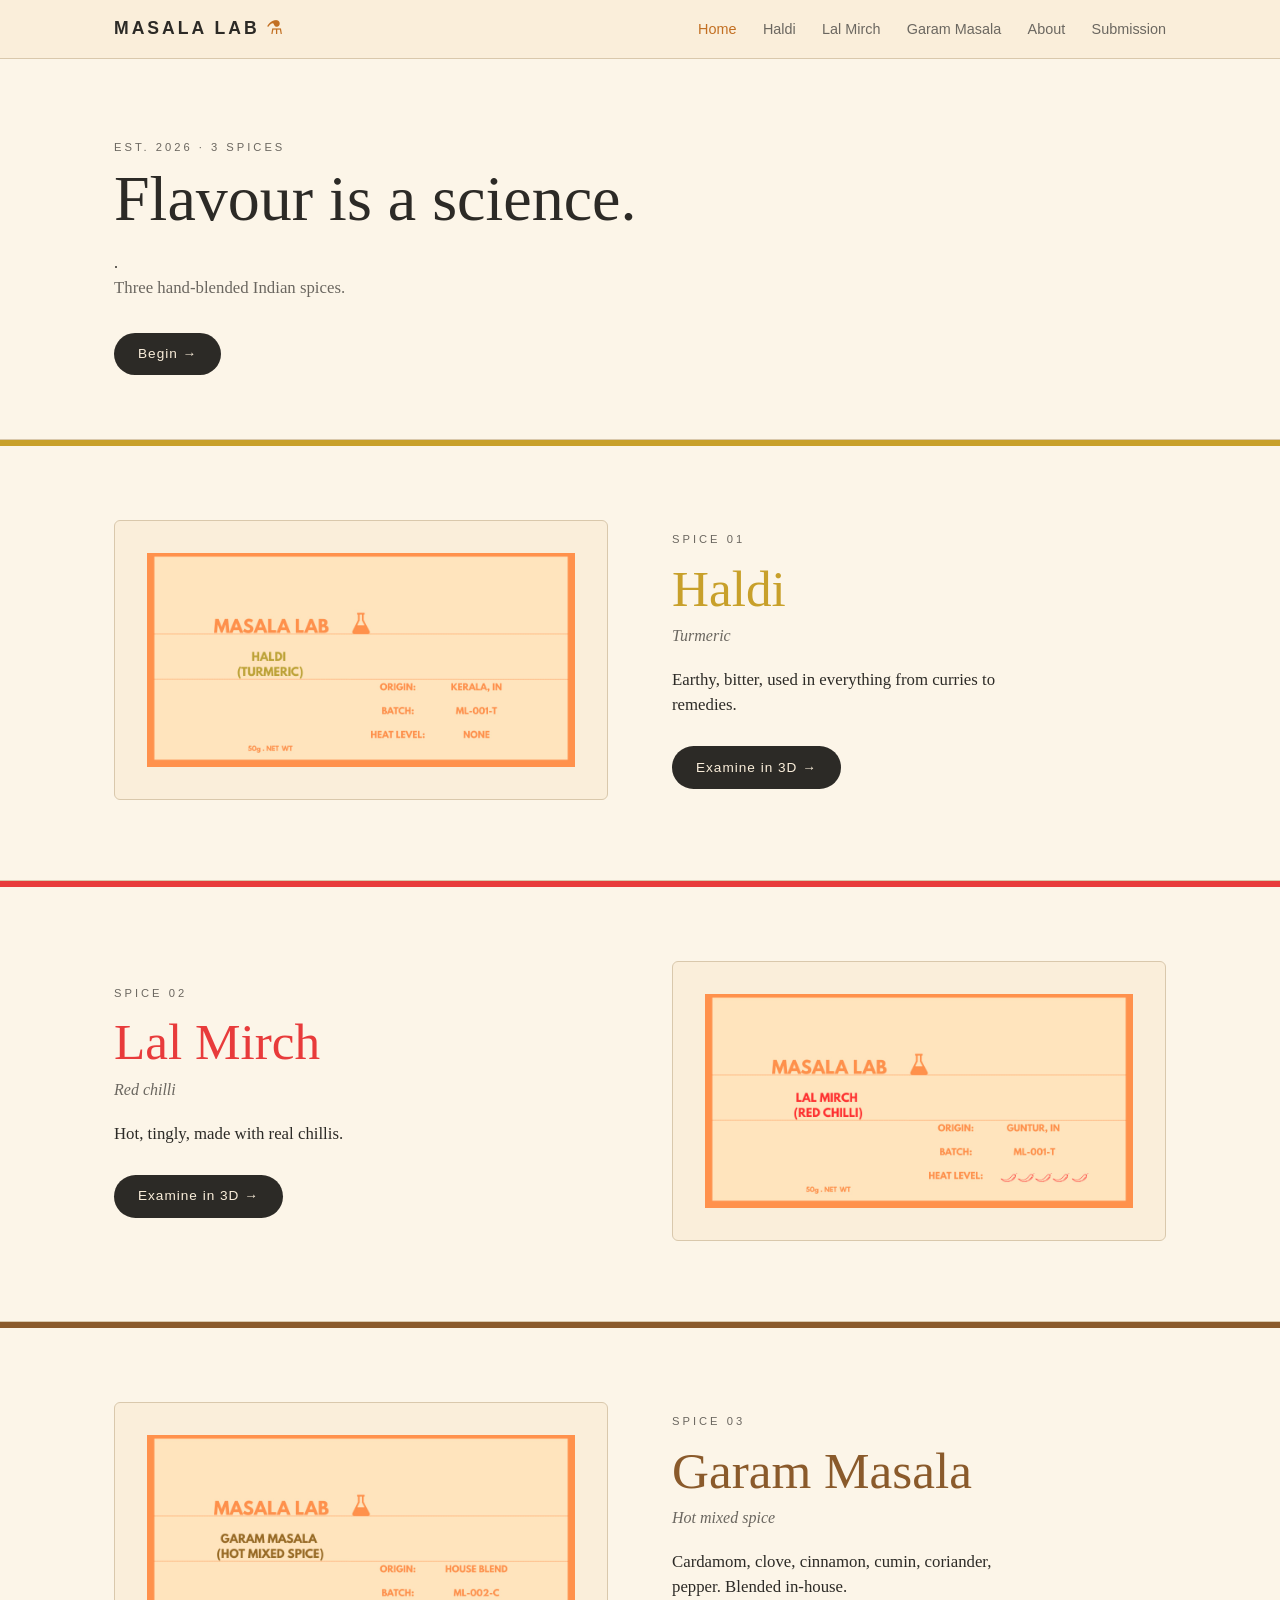
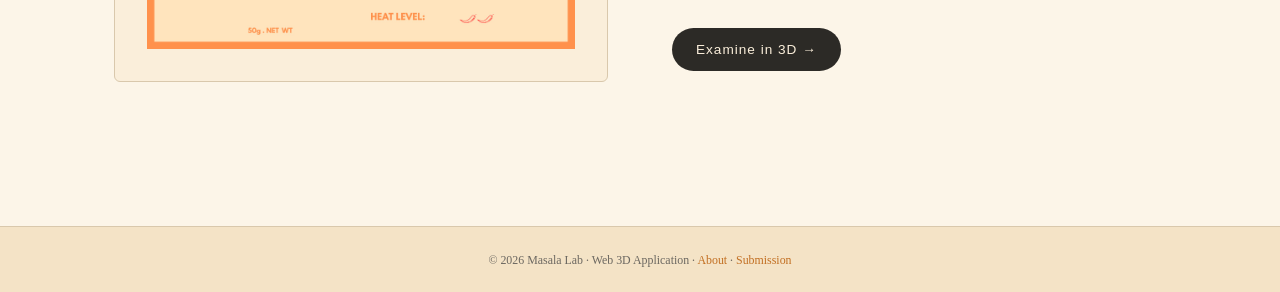
<file: index.html>
<!DOCTYPE html>
<html lang="en">
<head>
<meta charset="UTF-8">
<meta name="viewport" content="width=device-width, initial-scale=1.0">
<title>Masala Lab</title>
<link href="https://cdn.jsdelivr.net/npm/bootstrap@5.3.2/dist/css/bootstrap.min.css" rel="stylesheet">
<link rel="stylesheet" href="css/styles.css">
</head>
<body>

<header class="topbar">
  <div class="container topbar-inner">
    <a href="index.html" class="brand">
      <span class="brand-name">MASALA LAB</span>
      <span class="flask">⚗</span>
    </a>
    <nav class="nav-links">
      <a href="index.html" class="active">Home</a>
      <a href="haldi.html">Haldi</a>
      <a href="lalmirch.html">Lal Mirch</a>
      <a href="garam_masala.html">Garam Masala</a>
      <a href="about.html">About</a>
      <a href="submission.html">Submission</a>
    </nav>
  </div>
</header>


<section class="intro">
  <div class="container">
    <p class="kicker">Est. 2026 · 3 spices</p>
    <h1> Flavour is a science. </h1>.</h1>
    <p class="lede">
      Three hand-blended Indian spices.
    </p>
    <a href="#haldi" class="btn-pill">Begin →</a>
  </div>
</section>


<section id="haldi" class="jar-hero haldi-hero">
  <div class="stripe haldi-stripe"></div>
  <div class="container jar-hero-inner">
    <div class="jar-visual">
      <img src="textures/HALDI_FINAL.png" alt="Haldi label" class="label-image">
    </div>
    <div class="jar-text">
      <p class="kicker">Spice 01</p>
      <h2>Haldi</h2>
      <p class="latin">Turmeric</p>
      <p class="blurb">
         Earthy, bitter, used in
        everything from curries to remedies.
      </p>
      <a href="haldi.html" class="btn-pill">Examine in 3D →</a>
    </div>
  </div>
</section>


<section id="lalmirch" class="jar-hero lalmirch-hero">
  <div class="stripe lalmirch-stripe"></div>
  <div class="container jar-hero-inner reverse">
    <div class="jar-visual">
      <img src="textures/lal_mirch_final.png" alt="Lal Mirch label" class="label-image">
    </div>
    <div class="jar-text">
      <p class="kicker">Spice 02</p>
      <h2>Lal Mirch</h2>
      <p class="latin"> Red chilli</p>
      <p class="blurb">
        Hot, tingly, made with real chillis.
      
      </p>
      <a href="lalmirch.html" class="btn-pill">Examine in 3D →</a>
    </div>
  </div>
</section>


<section id="garam" class="jar-hero garam-hero">
  <div class="stripe garam-stripe"></div>
  <div class="container jar-hero-inner">
    <div class="jar-visual">
      <img src="textures/garam_masala_final.png" alt="Garam Masala label" class="label-image">
    </div>
    <div class="jar-text">
      <p class="kicker">Spice 03</p>
      <h2>Garam Masala</h2>
      <p class="latin"> Hot mixed spice</p>
      <p class="blurb">
        Cardamom, clove, cinnamon, cumin, coriander, pepper. Blended in-house.
      </p>
      <a href="garam_masala.html" class="btn-pill">Examine in 3D →</a>
    </div>
  </div>
</section>


<footer class="bottom">
  <div class="container">
    <small>© 2026 Masala Lab · Web 3D Application · <a href="about.html">About</a> · <a href="submission.html">Submission</a></small>
  </div>
</footer>

</body>
</html>
</file>
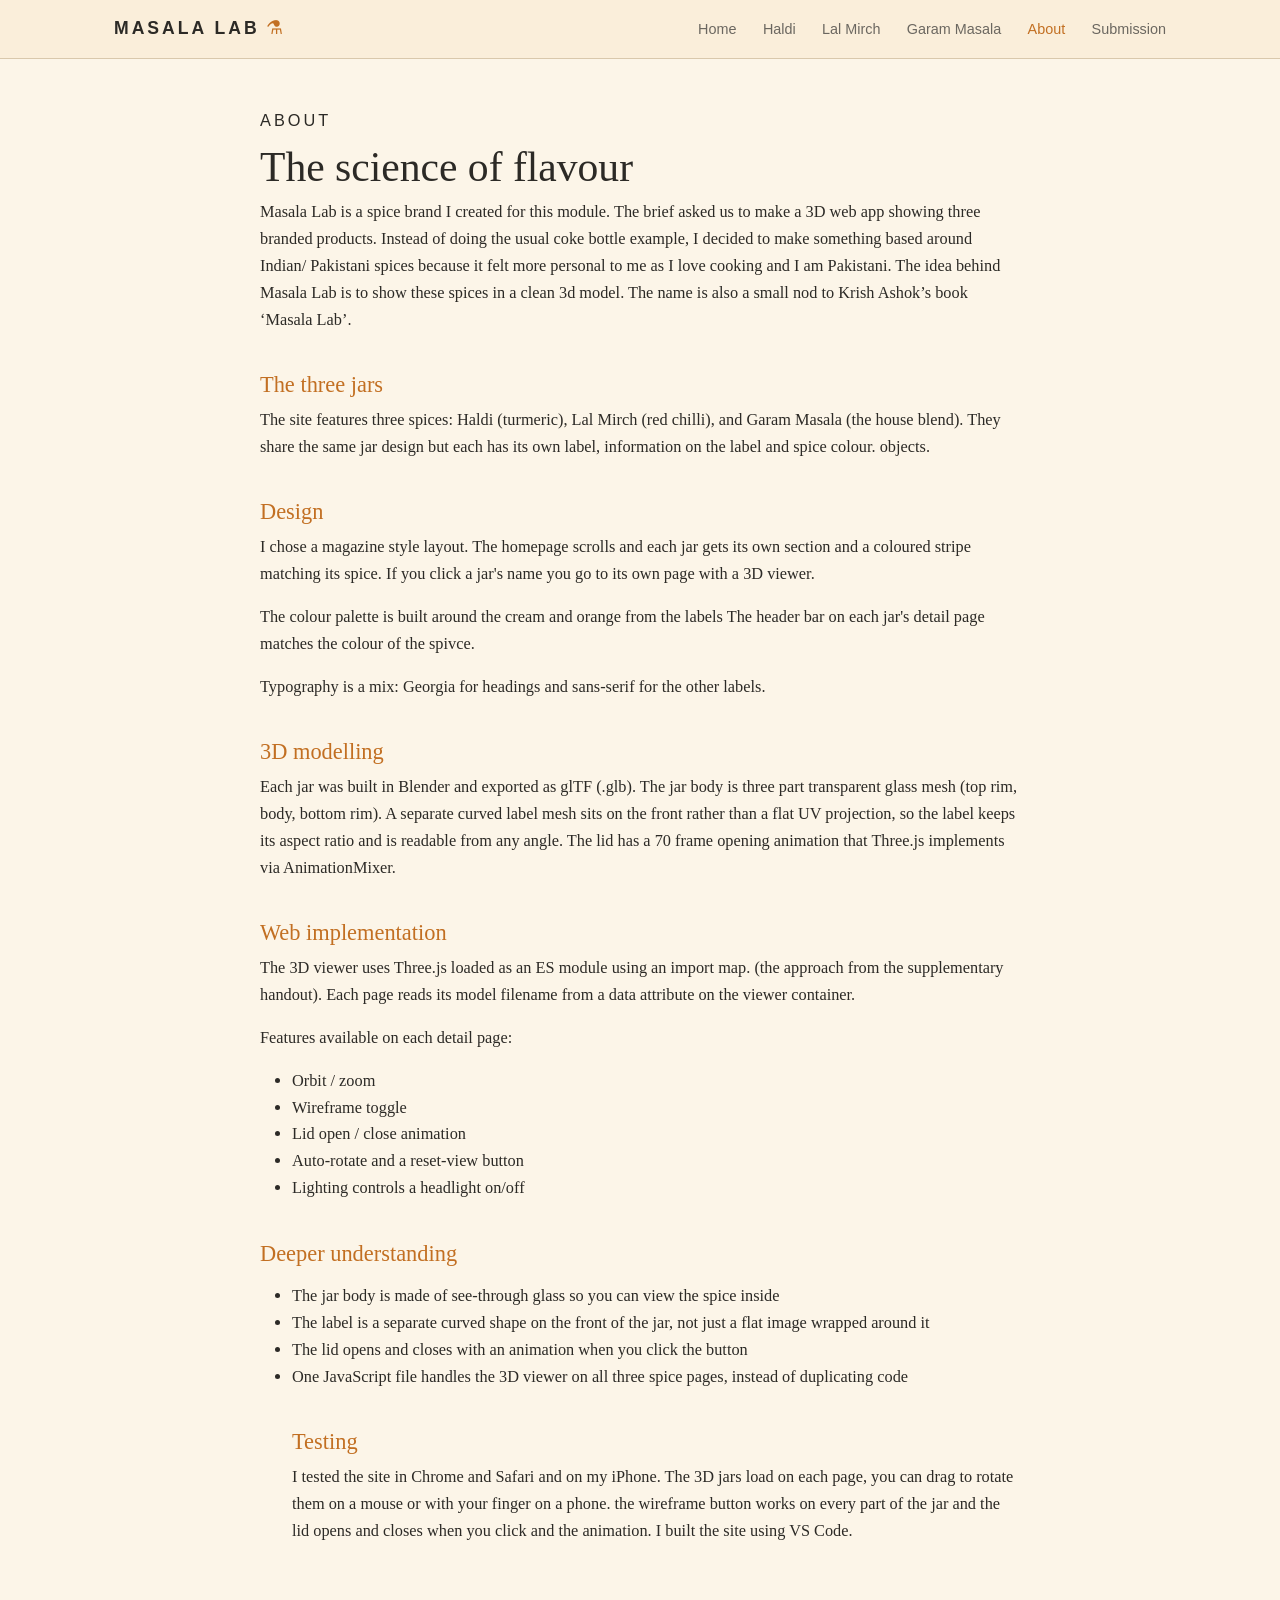
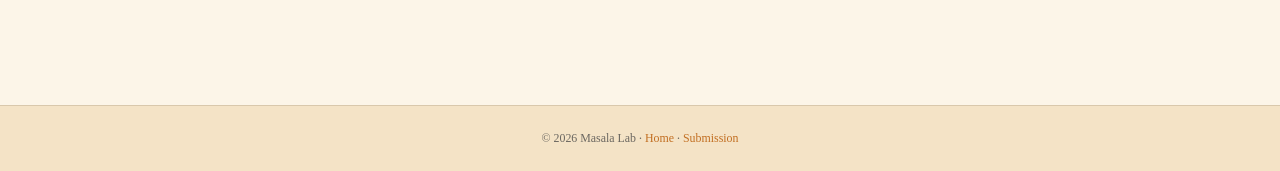
<file: about.html>
<!DOCTYPE html>
<html lang="en">
<head>
<meta charset="UTF-8">
<meta name="viewport" content="width=device-width, initial-scale=1.0">
<title>About · Masala Lab</title>
<link href="https://cdn.jsdelivr.net/npm/bootstrap@5.3.2/dist/css/bootstrap.min.css" rel="stylesheet">
<link rel="stylesheet" href="css/styles.css">
</head>
<body>

<header class="topbar">
  <div class="container topbar-inner">
    <a href="index.html" class="brand">
      <span class="brand-name">MASALA LAB</span>
      <span class="flask">⚗</span>
    </a>
    <nav class="nav-links">
      <a href="index.html">Home</a>
      <a href="haldi.html">Haldi</a>
      <a href="lalmirch.html">Lal Mirch</a>
      <a href="garam_masala.html">Garam Masala</a>
      <a href="about.html" class="active">About</a>
      <a href="submission.html">Submission</a>
    </nav>
  </div>
</header>

<main class="container">
  <div class="page-content">

    <p class="kicker">About</p>
    <h1>The science of flavour</h1>

    <p>
      Masala Lab is a spice brand I created for this module. The brief asked us to make a 3D web app showing three branded products. Instead of doing the usual coke bottle example, I decided to make something based around Indian/ Pakistani spices because it felt more personal to me as I love cooking and I am Pakistani. The idea behind Masala Lab is to show these spices in a clean 3d model. The name is also a small nod to Krish Ashok’s book ‘Masala Lab’.
    </p>

    <h2>The three jars</h2>
    <p>
      The site features three spices: Haldi (turmeric), Lal Mirch (red
      chilli), and Garam Masala (the house blend). They share the same jar
      design but each has its own label, information on the label and spice colour.
      objects.
    </p>

    <h2>Design</h2>
    <p>
      I chose a magazine style layout. The homepage scrolls and each jar gets its own
      section and a coloured stripe matching its spice. If you click
      a jar's name you go to its own page with a 3D viewer.
    </p>
    <p>
      The colour palette is built around the cream and orange from the labels
      The header bar on each jar's detail page matches the colour of the spivce.
    </p>
    <p>
      Typography is a mix: Georgia for headings and sans-serif for the other labels.
    </p>

    <h2>3D modelling</h2>
    <p>
      Each jar was built in Blender and exported as glTF (.glb). The jar body
      is three part transparent glass mesh (top rim, body, bottom rim). A separate curved label mesh sits on
      the front rather than a flat UV projection, so the label keeps its
      aspect ratio and is readable from any angle. The lid has a 70 frame opening animation that Three.js implements
      via AnimationMixer.
    </p>
  

    <h2>Web implementation</h2>
    <p>
      The 3D viewer uses Three.js loaded as an ES module using an import map.
      (the approach from the supplementary handout). Each  page reads
      its model filename from a data attribute on the viewer container.
    </p>
    <p>
      Features available on each detail page:
    </p>
    <ul>
      <li>Orbit / zoom</li>
      <li>Wireframe toggle </li>
      <li>Lid open / close animation</li>
      <li>Auto-rotate and a reset-view button</li>
      <li>Lighting controls a headlight on/off</li>
    </ul>

    <h2>Deeper understanding</h2>
    <p>
    
    </p>
    <ul>
      <li>The jar body is made of see-through glass so you can view the spice inside</li>
      <li>The label is a separate curved shape on the front of the jar, not just a flat image wrapped around it</li>
      <li>The lid opens and closes with an animation when you click the button</li>
      <li>One JavaScript file handles the 3D viewer on all three spice pages, instead of duplicating code</li>
    

    <h2>Testing</h2>
    <p>
  I tested the site in Chrome and Safari and on my iPhone. The 3D
  jars load on each page, you can drag to rotate them on a mouse or with your
  finger on a phone.
  the wireframe button works on every part of the jar and
  the lid opens and closes when you click and the animation. I built the site using VS Code.
  

  </div>
</main>

<footer class="bottom">
  <div class="container">
    <small>© 2026 Masala Lab · <a href="index.html">Home</a> · <a href="submission.html">Submission</a></small>
  </div>
</footer>

</body>
</html>
</file>
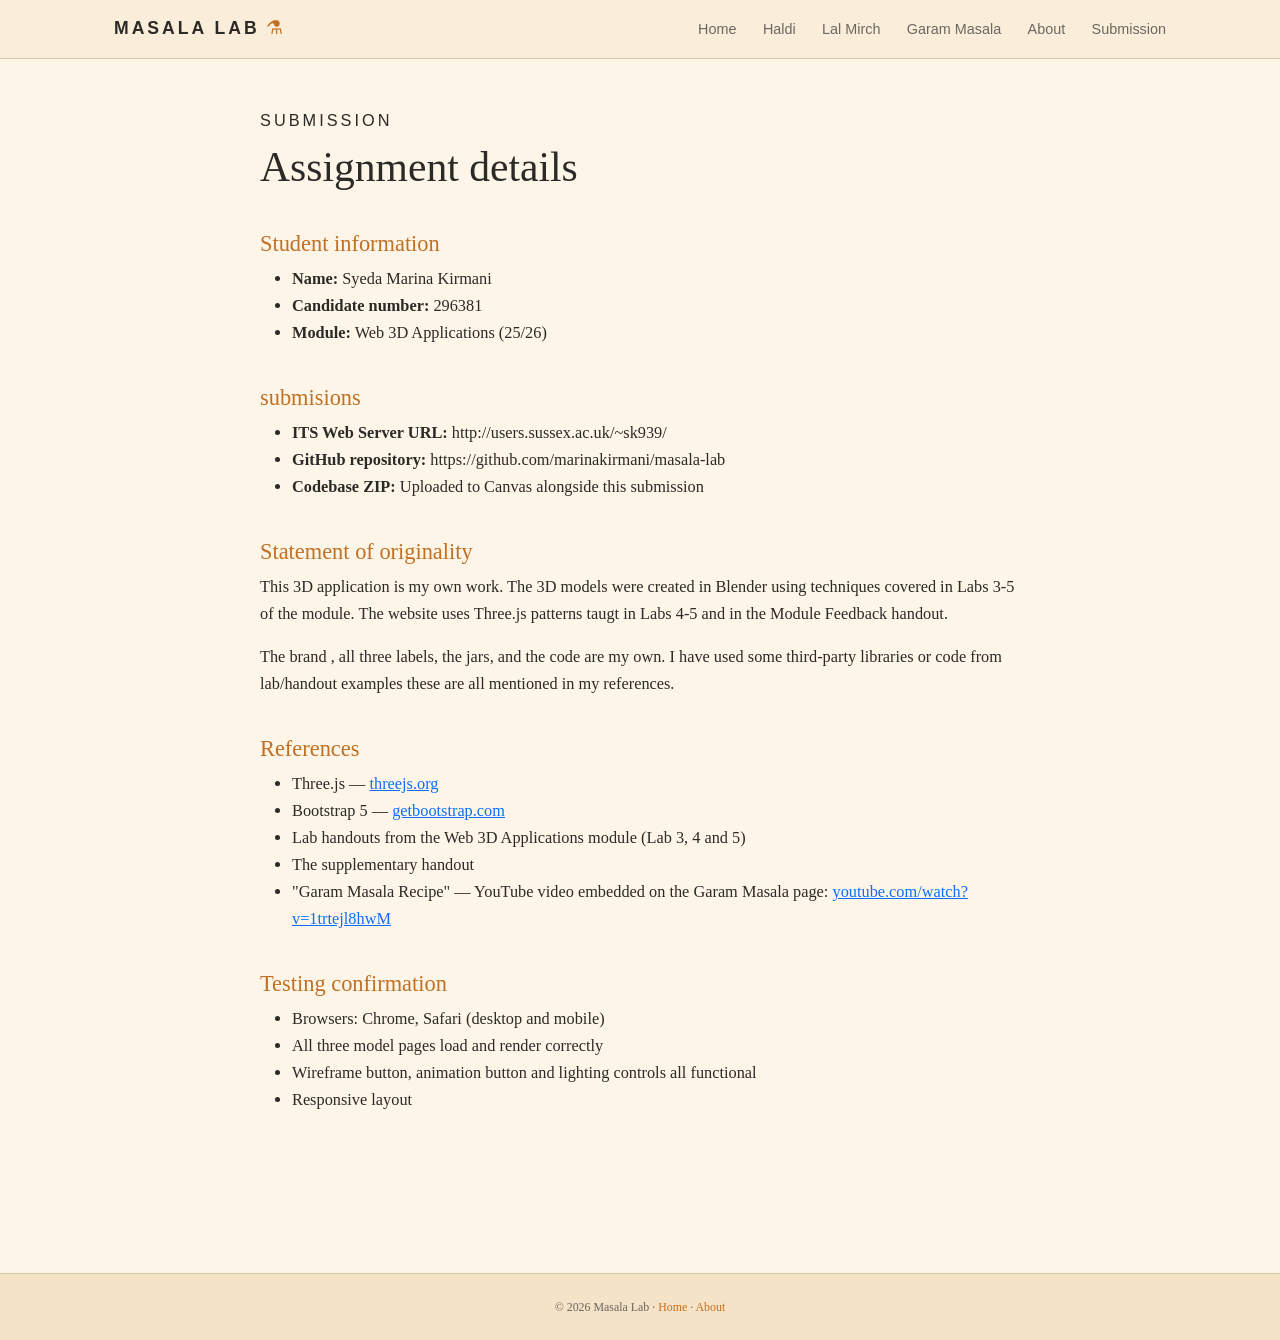
<file: submission.html>
<!DOCTYPE html>
<html lang="en">
<head>
<meta charset="UTF-8">
<meta name="viewport" content="width=device-width, initial-scale=1.0">
<title>Submission · Masala Lab</title>
<link href="https://cdn.jsdelivr.net/npm/bootstrap@5.3.2/dist/css/bootstrap.min.css" rel="stylesheet">
<link rel="stylesheet" href="css/styles.css">
</head>
<body>

<header class="topbar">
  <div class="container topbar-inner">
    <a href="index.html" class="brand">
      <span class="brand-name">MASALA LAB</span>
      <span class="flask">⚗</span>
    </a>
    <nav class="nav-links">
      <a href="index.html">Home</a>
      <a href="haldi.html">Haldi</a>
      <a href="lalmirch.html">Lal Mirch</a>
      <a href="garam_masala.html">Garam Masala</a>
      <a href="about.html">About</a>
      <a href="submission.html">Submission</a>
    </nav>
  </div>
</header>

<main class="container">
  <div class="page-content">

    <p class="kicker">Submission</p>
    <h1>Assignment details</h1>

    <h2>Student information</h2>
    <ul>
      <li><strong>Name:</strong> Syeda Marina Kirmani </li>
      <li><strong>Candidate number:</strong> 296381</li>
      <li><strong>Module:</strong> Web 3D Applications (25/26)</li>
    </ul>

    <h2>submisions</h2>
    <ul>
      <li><strong>ITS Web Server URL:</strong> http://users.sussex.ac.uk/~sk939/ </li>
      <li><strong>GitHub repository:</strong> https://github.com/marinakirmani/masala-lab</li>
      <li><strong>Codebase ZIP:</strong> Uploaded to Canvas alongside this submission</li>
    </ul>

    <h2>Statement of originality</h2>
    <p>
      This 3D application is my own work. The 3D models were created in
      Blender using techniques covered in Labs 3-5 of the module.
      The website uses Three.js patterns taugt in
      Labs 4-5 and in the Module Feedback handout.
    </p>
    <p>
      The brand , all three labels, the jars, and the code
      are my own. I have used some third-party libraries or code from
      lab/handout examples these are all mentioned in my references.
    </p>

    <h2>References</h2>
    <ul>
       <li>Three.js — <a href="https://threejs.org/">threejs.org</a></li>
      <li>Bootstrap 5 — <a href="https://getbootstrap.com/">getbootstrap.com</a></li>
      <li>Lab handouts from the Web 3D Applications module (Lab 3, 4 and 5)</li>
      <li>The supplementary handout </li>
      <li>"Garam Masala Recipe" — YouTube video embedded on the Garam Masala page: <a href="https://www.youtube.com/watch?v=1trtejl8hwM">youtube.com/watch?v=1trtejl8hwM</a></li>
</ul> 

    <h2>Testing confirmation</h2>
    <ul>
      <li>Browsers: Chrome, Safari (desktop and mobile)</li>
      <li>All three model pages load and render correctly</li>
      <li>Wireframe button, animation button and lighting controls all functional</li>
      <li>Responsive layout </li>
    </ul>

  </div>
</main>

<footer class="bottom">
  <div class="container">
    <small>© 2026 Masala Lab · <a href="index.html">Home</a> · <a href="about.html">About</a></small>
  </div>
</footer>

</body>
</html>
</file>
<file: css/styles.css>
/* masala lab styles */

:root {
  --cream: #FAEEDA;
  --cream-soft: #FCF5E8;
  --cream-dark: #F4E3C6;
  --ink: #2C2A26;
  --ink-soft: #6B6760;
  --line: #D9C8AC;
  --orange: #E89B4A;
  --orange-deep: #C26F22;
  --haldi: #C8A02A;
  --chilli: #E83B3B;
  --garam: #8A5A2B;
}

* { box-sizing: border-box; }

html, body {
  margin: 0;
  padding: 0;
  background: var(--cream-soft);
  color: var(--ink);
  font-family: Georgia, "Times New Roman", serif;
  line-height: 1.5;
}

img { max-width: 100%; display: block; }

.container {
  max-width: 1100px;
  margin: 0 auto;
  padding: 0 1.5rem;
}


/* topbar */
.topbar {
  background: var(--cream);
  border-bottom: 1px solid var(--line);
  position: sticky;
  top: 0;
  z-index: 50;
}
.topbar-inner {
  display: flex;
  justify-content: space-between;
  align-items: center;
  padding: 0.9rem 1.5rem;
}
.brand {
  text-decoration: none;
  color: var(--ink);
  display: flex;
  align-items: baseline;
  gap: 0.4rem;
}
.brand-name {
  font-family: "Helvetica Neue", Arial, sans-serif;
  font-weight: 700;
  letter-spacing: 3px;
  font-size: 1.1rem;
}
.flask {
  color: var(--orange-deep);
  font-size: 1.2rem;
}
.nav-links a {
  margin-left: 1.4rem;
  color: var(--ink-soft);
  text-decoration: none;
  font-size: 0.9rem;
  font-family: "Helvetica Neue", Arial, sans-serif;
}
.nav-links a:hover,
.nav-links a.active {
  color: var(--orange-deep);
}

/* themed top bars per detail page */
.topbar.haldi-top { background: #FCEFC9; }
.topbar.lalmirch-top { background: #FBDCD8; }
.topbar.garam-top { background: #ECDEC8; }


/* intro / hero */
.intro {
  padding: 5rem 0 4rem;
  text-align: left;
}
.kicker {
  font-family: "Helvetica Neue", Arial, sans-serif;
  text-transform: uppercase;
  letter-spacing: 3px;
  font-size: 0.7rem;
  color: var(--ink-soft);
  margin-bottom: 0.6rem;
}
.intro h1 {
  font-family: Georgia, serif;
  font-size: clamp(2.4rem, 5vw, 4rem);
  font-weight: 400;
  line-height: 1.05;
  margin: 0 0 1.2rem;
  max-width: 18ch;
}
.intro .lede {
  max-width: 38ch;
  color: var(--ink-soft);
  font-size: 1.05rem;
  margin-bottom: 2rem;
}


/* pill buttons */
.btn-pill {
  display: inline-block;
  background: var(--ink);
  color: var(--cream);
  padding: 0.7rem 1.5rem;
  border-radius: 999px;
  text-decoration: none;
  font-family: "Helvetica Neue", Arial, sans-serif;
  font-size: 0.85rem;
  letter-spacing: 1px;
  border: none;
  cursor: pointer;
  transition: background 0.2s;
}
.btn-pill:hover {
  background: var(--orange-deep);
  color: var(--cream);
}
.btn-pill.secondary {
  background: transparent;
  color: var(--ink);
  border: 1px solid var(--line);
}
.btn-pill.secondary:hover {
  background: var(--ink);
  color: var(--cream);
  border-color: var(--ink);
}
.btn-pill.active {
  background: var(--orange-deep);
  color: var(--cream);
}


/* jar hero sections */
.jar-hero {
  padding: 5rem 0;
  position: relative;
  border-top: 1px solid var(--line);
}
.stripe {
  position: absolute;
  top: 0;
  left: 0;
  width: 100%;
  height: 6px;
}
.haldi-stripe { background: var(--haldi); }
.lalmirch-stripe { background: var(--chilli); }
.garam-stripe { background: var(--garam); }

.jar-hero-inner {
  display: grid;
  grid-template-columns: 1fr 1fr;
  gap: 4rem;
  align-items: center;
}
.jar-hero-inner.reverse {
  direction: rtl;
}
.jar-hero-inner.reverse > * {
  direction: ltr;
}

.jar-visual {
  background: var(--cream);
  border: 1px solid var(--line);
  border-radius: 6px;
  padding: 2rem;
  display: flex;
  align-items: center;
  justify-content: center;
}
.label-image {
  width: 100%;
  height: auto;
  object-fit: contain;
}

.jar-text h2 {
  font-size: clamp(2rem, 4vw, 3.2rem);
  font-weight: 400;
  margin: 0.5rem 0 0.3rem;
  font-family: Georgia, serif;
}
.haldi-hero .jar-text h2 { color: var(--haldi); }
.lalmirch-hero .jar-text h2 { color: var(--chilli); }
.garam-hero .jar-text h2 { color: var(--garam); }

.latin {
  font-style: italic;
  color: var(--ink-soft);
  margin: 0 0 1.2rem;
}
.blurb {
  color: var(--ink);
  margin-bottom: 1.8rem;
  font-size: 1.05rem;
  max-width: 40ch;
}


/* detail page layout */
.detail-page {
  padding: 3rem 0;
}
.detail-grid {
  display: grid;
  grid-template-columns: 1.6fr 1fr;
  gap: 2.5rem;
  align-items: start;
}
.viewer-wrap {
  background: var(--cream);
  border: 1px solid var(--line);
  border-radius: 6px;
  overflow: hidden;
  position: relative;
  height: 600px;
}
.viewer-wrap canvas {
  display: block;
  width: 100% !important;
  height: 100% !important;
}
#loader-msg {
  position: absolute;
  top: 50%; left: 50%;
  transform: translate(-50%, -50%);
  color: var(--ink-soft);
  font-size: 0.9rem;
  letter-spacing: 1px;
  pointer-events: none;
}
.controls {
  margin-top: 1rem;
  display: flex;
  flex-wrap: wrap;
  gap: 0.5rem;
}

.info-block {
  background: var(--cream);
  border: 1px solid var(--line);
  border-radius: 6px;
  padding: 1.6rem;
}
.info-block h1 {
  font-family: Georgia, serif;
  font-size: 2.2rem;
  font-weight: 400;
  margin: 0 0 0.2rem;
}
.info-block .latin {
  margin-bottom: 1.2rem;
}
.divider {
  border: 0;
  border-top: 1px dashed var(--line);
  margin: 1rem 0;
}
.data-row {
  display: flex;
  justify-content: space-between;
  margin: 0.45rem 0;
  font-family: "Helvetica Neue", Arial, sans-serif;
  font-size: 0.85rem;
}
.data-row dt {
  text-transform: uppercase;
  letter-spacing: 1px;
  color: var(--ink-soft);
  font-size: 0.7rem;
}
.data-row dd {
  margin: 0;
  color: var(--ink);
}
.fact {
  font-size: 0.9rem;
  color: var(--ink-soft);
  line-height: 1.55;
}

.lighting-box {
  margin-top: 1rem;
  padding: 1rem;
  background: var(--cream);
  border: 1px solid var(--line);
  border-radius: 6px;
}
.lighting-box label {
  display: block;
  font-size: 0.75rem;
  text-transform: uppercase;
  letter-spacing: 1px;
  color: var(--ink-soft);
  margin: 0.7rem 0 0.2rem;
}
.lighting-box input[type=range] {
  width: 100%;
  accent-color: var(--orange-deep);
}


/* next jar prompt */
.next-jar {
  margin-top: 3rem;
  padding: 2rem 0;
  border-top: 1px solid var(--line);
  text-align: right;
}
.next-jar a {
  color: var(--orange-deep);
  text-decoration: none;
  font-family: Georgia, serif;
  font-size: 1.4rem;
  font-style: italic;
}
.next-jar a:hover { color: var(--ink); }


/* about / submission pages */
.page-content {
  padding: 3rem 0 5rem;
  max-width: 760px;
  margin: 0 auto;
}
.page-content h1 {
  font-family: Georgia, serif;
  font-size: 2.6rem;
  font-weight: 400;
  margin-bottom: 0.4rem;
}
.page-content h2 {
  font-family: Georgia, serif;
  font-size: 1.4rem;
  font-weight: 400;
  margin-top: 2.4rem;
  color: var(--orange-deep);
}
.page-content p, .page-content li {
  font-size: 1.02rem;
  line-height: 1.65;
  color: var(--ink);
}


/* footer */
.bottom {
  background: var(--cream-dark);
  border-top: 1px solid var(--line);
  padding: 1.4rem 0;
  margin-top: 4rem;
  text-align: center;
  color: var(--ink-soft);
  font-size: 0.85rem;
}
.bottom a {
  color: var(--orange-deep);
  text-decoration: none;
}


/* responsive */
@media (max-width: 800px) {
  .jar-hero-inner,
  .jar-hero-inner.reverse,
  .detail-grid {
    grid-template-columns: 1fr;
    direction: ltr;
  }
  .nav-links a { margin-left: 0.7rem; font-size: 0.8rem; }
  .viewer-wrap { height: 400px; }
  .intro { padding: 3rem 0 2rem; }
}
</file>
